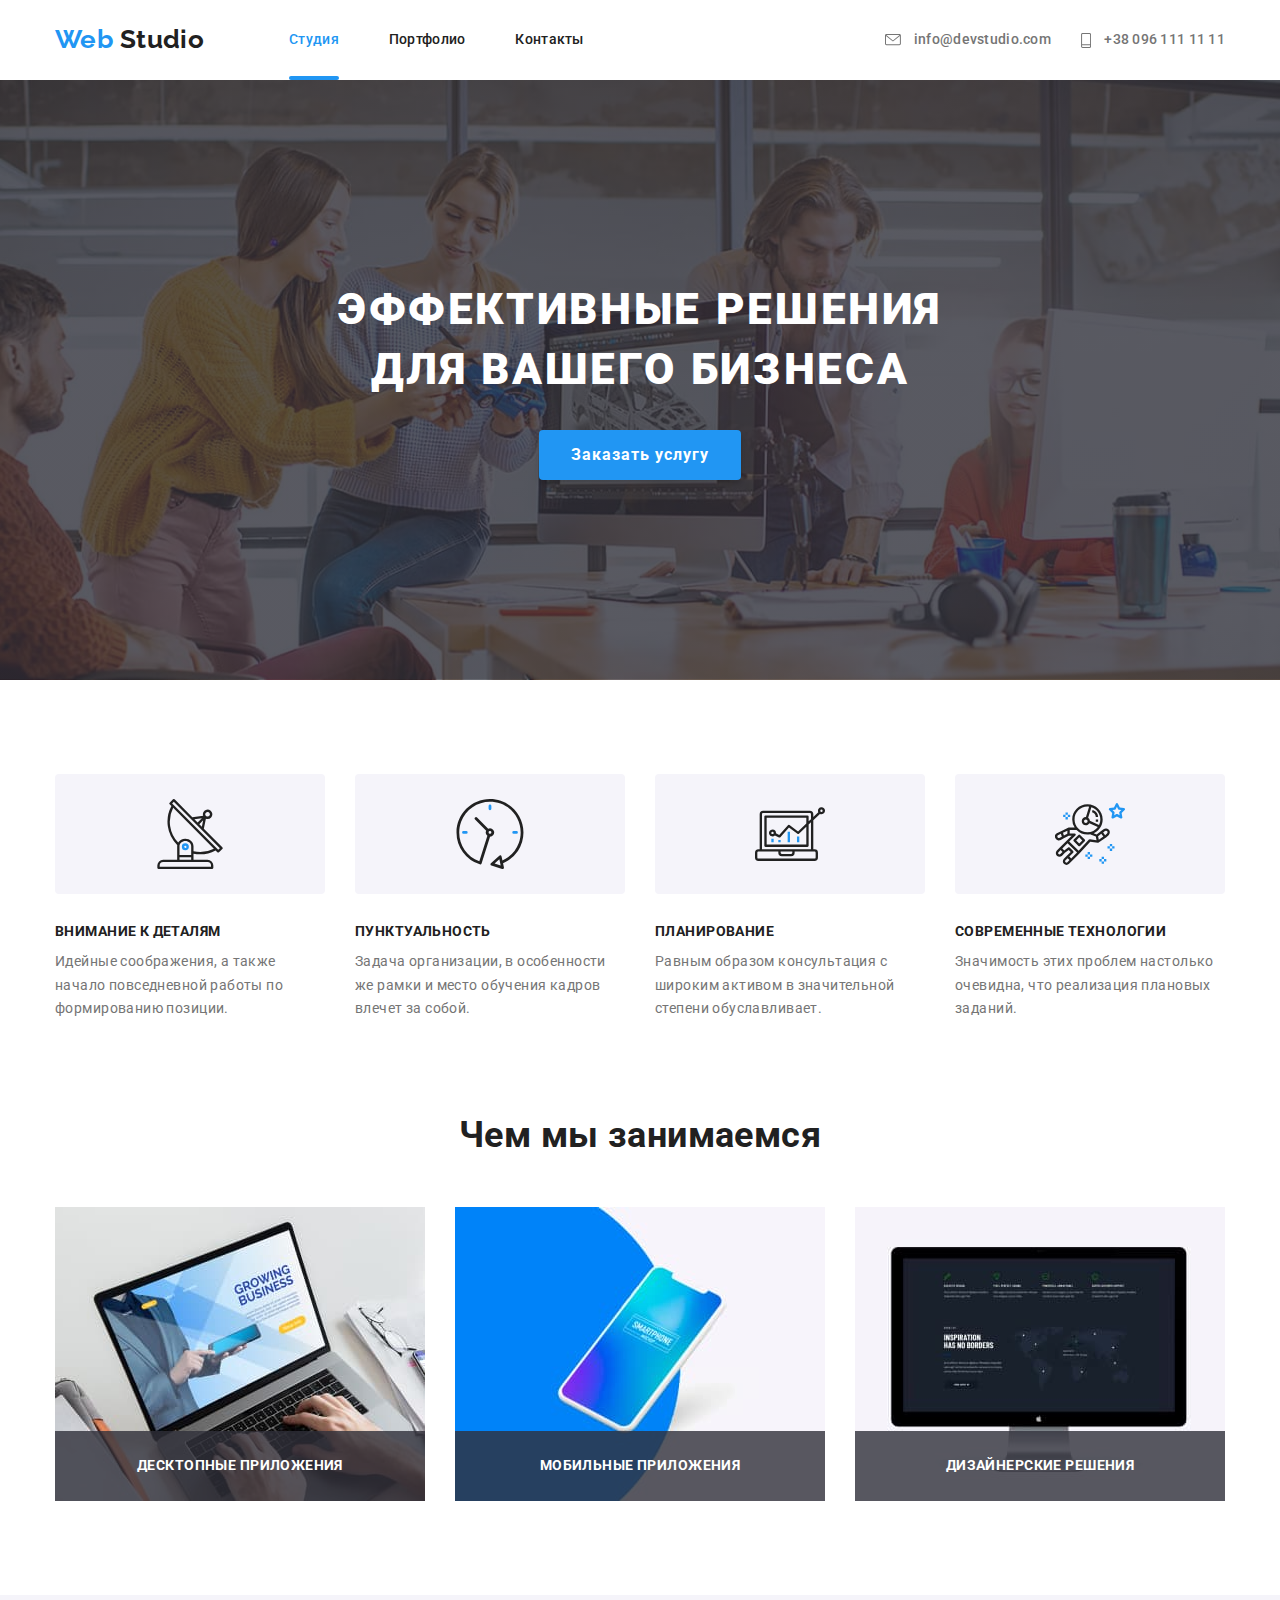
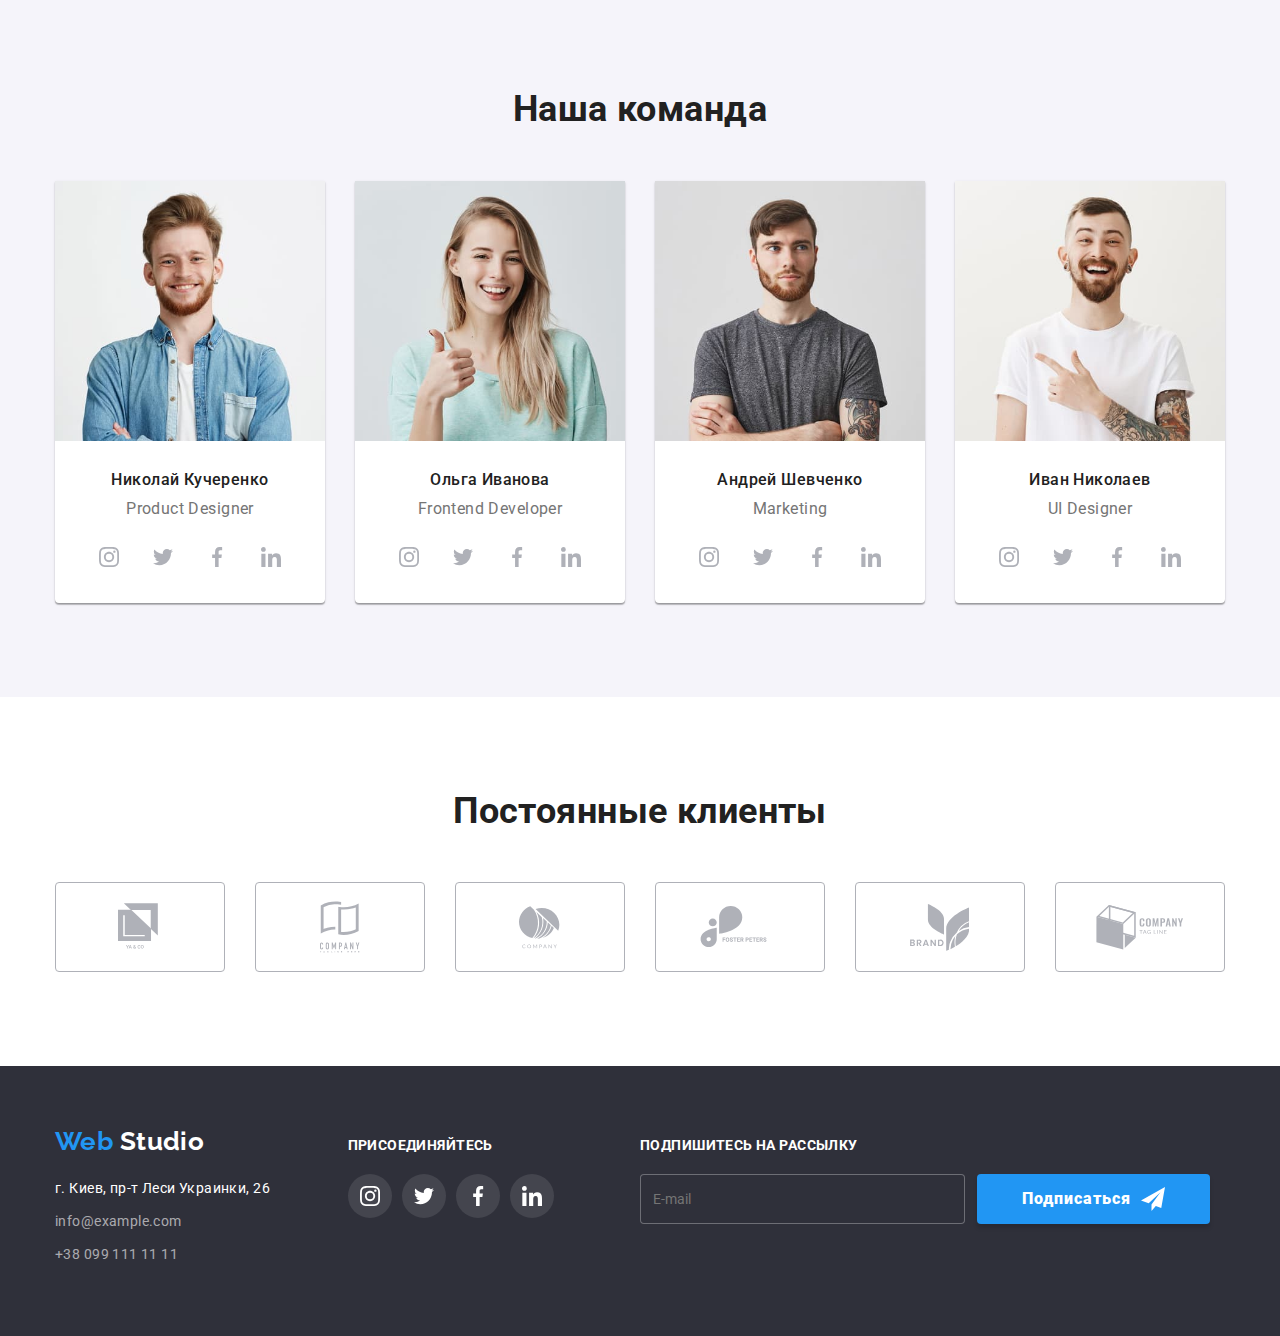
<file: index.html>
<!DOCTYPE html>
<html lang="ru">
  <head>
    <meta charset="UTF-8" />
    <meta name="viewport" content="width=device-width, initial-scale=1.0" />
    <link rel="shortcut icon" href="./images/favicon.ico" type="image/x-icon" />
    <link rel="stylesheet" href="./css/main.min.css" />
    <title>Web Studio</title>
  </head>
  <body>
    <!-- header -->
    <header class="header main">
      <div class="container header-menu">
        <nav class="header-nav">
          <a class="link logo" href="./index.html"> <span class="leiba">Web</span> Studio</a>
          <button type="button" class="menu-button" aria-expanded="false" aria-controls="menu-container" data-menu-button>
            <svg width="40" height="40" aria-label="Переключатель мобильного меню">
              <use class="icon-cross" href="./images/sprite.svg#cross"></use>
              <use class="icon-menu" href="./images/sprite.svg#menu"></use>
            </svg>
          </button>
          <div class="menu-container" id="menu-container" data-menu>
            <ul class="site-nav list">
              <li class="item">
                <a class="link current" href="./index.html">Студия</a>
              </li>
              <li class="item">
                <a class="link" href="./portfolio.html">Портфолио</a>
              </li>
              <li class="item">
                <a class="link" href="./contacts.html">Контакты</a>
              </li>
            </ul>
            <ul class="list contact-list">
              <li class="item">
                <a class="header-contact link" href="mailto:info@devstudio.com">
                  <svg class="icon" width="16" height="12">
                    <use href="./images/sprite.svg#mail"></use>
                  </svg>
                  info@devstudio.com</a
                >
              </li>
              <li class="item">
                <a class="header-contact link" href="tel:+380961111111">
                  <svg class="icon" width="10" height="15">
                    <use href="./images/sprite.svg#mobil"></use>
                  </svg>
                  +38 096 111 11 11</a
                >
              </li>
            </ul>
          </div>
        </nav>
      </div>
    </header>
    <!-- end header -->
    <main>
      <!-- hero -->
      <section class="hero overlay">
        <div class="container">
          <h1 class="hero-title">Эффективные решения для вашего бизнеса</h1>
          <a class="link botton" href="#" data-modal-open>Заказать услугу</a>
        </div>
      </section>
      <!-- end hero -->
      <!-- features -->
      <section class="section features">
        <div class="container underline">
          <h2 class="section-title visually-hidden">Наши особенности</h2>
          <ul class="list features-list">
            <li class="features-card">
              <div class="features-icon" aria-label="антена">
                <svg class="icon" width="70" height="70">
                  <use href="./images/sprite.svg#antenna"></use>
                </svg>
              </div>
              <h3 class="features-item">Внимание к деталям</h3>
              <p class="features-text">
                Идейные соображения, а также начало повседневной работы по формированию позиции.
              </p>
            </li>
            <li class="features-card">
              <div class="features-icon" aria-label="часы">
                <svg class="icon" width="70" height="70">
                  <use href="./images/sprite.svg#clock"></use>
                </svg>
              </div>
              <h3 class="features-item">Пунктуальность</h3>
              <p class="features-text">
                Задача организации, в особенности же рамки и место обучения кадров влечет за собой.
              </p>
            </li>
            <li class="features-card">
              <div class="features-icon" aria-label="диаграмма">
                <svg class="icon" width="70" height="70">
                  <use href="./images/sprite.svg#diagram"></use>
                </svg>
              </div>
              <h3 class="features-item">Планирование</h3>
              <p class="features-text">
                Равным образом консультация с широким активом в значительной степени обуславливает.
              </p>
            </li>
            <li class="features-card">
              <div class="features-icon" aria-label="астронафт">
                <svg class="icon" width="70" height="70">
                  <use href="./images/sprite.svg#astronaut"></use>
                </svg>
              </div>
              <h3 class="features-item">Современные технологии</h3>
              <p class="features-text">
                Значимость этих проблем настолько очевидна, что реализация плановых заданий.
              </p>
            </li>
          </ul>
        </div>
      </section>
      <!-- end features -->
      <!-- work -->
      <section class="section reviews">
        <div class="container">
          <h2 class="section-title">Чем мы занимаемся</h2>
          <ul class="list services-list">
            <li class="item services-card">
              <img srcset="./images/work1.jpg 1x, ./images/work1@2x.jpg 2x, ./images/work1@3x.jpg 3x" src="./images/work1.jpg" alt="компютер" width="370" height="294" />
              <h3 class="services">Десктопные приложения</h3>
            </li>
            <li class="item services-card">
              <img srcset="./images/work2.jpg 1x, ./images/work2@2x.jpg 2x, ./images/work2@3x.jpg 3x" src="./images/work2.jpg" alt="мобильный" width="370" height="294" />
              <h3 class="services">Мобильные приложения</h3>
            </li>
            <li class="item services-card">
              <img srcset="./images/work3.jpg 1x, ./images/work3@2x.jpg 2x, ./images/work3@3x.jpg 3x" src="./images/work3.jpg" alt="монитор" width="370" height="294" />
              <h3 class="services">Дизайнерские решения</h3>
            </li>
          </ul>
        </div>
      </section>
      <!-- end work -->
      <!-- team -->
      <section class="section team">
        <div class="container">
          <h2 class="section-title">Наша команда</h2>
          <ul class="list team-list">
            <li class="card-member">
              <img class="foto-member" srcset="./images/team1.jpg 1x, ./images/team1@2x.jpg 2x, ./images/team1@3x.jpg 3x" src="./images/team1.jpg" alt="Николай Кучеренко" width="450" height="320" />
              <h3 class="team-member">Николай Кучеренко</h3>
              <p class="position">Product Designer</p>
              <ul class="social-links list">
                <li class="item">
                  <a class="link" target="_blank" href="#" aria-label="Instagram link">
                    <svg class="icon" width="20" height="20">
                      <use href="./images/sprite.svg#instagram"></use>
                    </svg>
                  </a>
                </li>
                <li class="item">
                  <a class="link" target="_blank" href="#" aria-label="Twitter link">
                    <svg class="icon" width="20" height="20">
                      <use href="./images/sprite.svg#twitter"></use>
                    </svg>
                  </a>
                </li>
                <li class="item">
                  <a class="link" target="_blank" href="#" aria-label="Facebook link">
                    <svg class="icon" width="20" height="20">
                      <use href="./images/sprite.svg#facebook"></use>
                    </svg>
                  </a>
                </li>
                <li class="item">
                  <a class="link" target="_blank" href="#" aria-label="LinkedIn link">
                    <svg class="icon" width="20" height="20">
                      <use href="./images/sprite.svg#linkedin"></use>
                    </svg>
                  </a>
                </li>
              </ul>
            </li>
            <li class="card-member">
              <img class="foto-member" srcset="./images/team2.jpg 1x, ./images/team2@2x.jpg 2x, ./images/team2@3x.jpg 3x" src="./images/team2.jpg" alt="Ольга Иванова" width="450" height="320" />
              <h3 class="team-member">Ольга Иванова</h3>
              <p class="position">Frontend Developer</p>
              <ul class="social-links list">
                <li class="item">
                  <a class="link" target="_blank" href="#" aria-label="Instagram link">
                    <svg class="icon" width="20" height="20">
                      <use href="./images/sprite.svg#instagram"></use>
                    </svg>
                  </a>
                </li>
                <li class="item">
                  <a class="link" target="_blank" href="#" aria-label="Twitter link">
                    <svg class="icon" width="20" height="20">
                      <use href="./images/sprite.svg#twitter"></use>
                    </svg>
                  </a>
                </li>
                <li class="item">
                  <a class="link" target="_blank" href="#" aria-label="Facebook link">
                    <svg class="icon" width="20" height="20">
                      <use href="./images/sprite.svg#facebook"></use>
                    </svg>
                  </a>
                </li>
                <li class="item">
                  <a class="link" target="_blank" href="#" aria-label="LinkedIn link">
                    <svg class="icon" width="20" height="20">
                      <use href="./images/sprite.svg#linkedin"></use>
                    </svg>
                  </a>
                </li>
              </ul>
            </li>
            <li class="card-member">
              <img class="foto-member" srcset="./images/team3.jpg 1x, ./images/team3@2x.jpg 2x, ./images/team3@3x.jpg 3x" src="./images/team3.jpg" alt="Андрей Шевченко" width="450" height="320" />
              <h3 class="team-member">Андрей Шевченко</h3>
              <p class="position">Marketing</p>
              <ul class="social-links list">
                <li class="item">
                  <a class="link" target="_blank" href="#" aria-label="Instagram link">
                    <svg class="icon" width="20" height="20">
                      <use href="./images/sprite.svg#instagram"></use>
                    </svg>
                  </a>
                </li>
                <li class="item">
                  <a class="link" target="_blank" href="#" aria-label="Twitter link">
                    <svg class="icon" width="20" height="20">
                      <use href="./images/sprite.svg#twitter"></use>
                    </svg>
                  </a>
                </li>
                <li class="item">
                  <a class="link" target="_blank" href="#" aria-label="Facebook link">
                    <svg class="icon" width="20" height="20">
                      <use href="./images/sprite.svg#facebook"></use>
                    </svg>
                  </a>
                </li>
                <li class="item">
                  <a class="link" target="_blank" href="#" aria-label="LinkedIn link">
                    <svg class="icon" width="20" height="20">
                      <use href="./images/sprite.svg#linkedin"></use>
                    </svg>
                  </a>
                </li>
              </ul>
            </li>
            <li class="card-member">
              <img class="foto-member" srcset="./images/team4.jpg 1x, ./images/team4@2x.jpg 2x, ./images/team4@3x.jpg 3x" src="./images/team4.jpg" alt="Иван Николаев" width="450" height="320" />
              <h3 class="team-member">Иван Николаев</h3>
              <p class="position">UI Designer</p>
              <ul class="social-links list">
                <li class="item">
                  <a class="link" target="_blank" href="#" aria-label="Instagram link">
                    <svg class="icon" width="20" height="20">
                      <use href="./images/sprite.svg#instagram"></use>
                    </svg>
                  </a>
                </li>
                <li class="item">
                  <a class="link" target="_blank" href="#" aria-label="Twitter link">
                    <svg class="icon" width="20" height="20">
                      <use href="./images/sprite.svg#twitter"></use>
                    </svg>
                  </a>
                </li>
                <li class="item">
                  <a class="link" target="_blank" href="#" aria-label="Facebook link">
                    <svg class="icon" width="20" height="20">
                      <use href="./images/sprite.svg#facebook"></use>
                    </svg>
                  </a>
                </li>
                <li class="item">
                  <a class="link" target="_blank" href="#" aria-label="LinkedIn link">
                    <svg class="icon" width="20" height="20">
                      <use href="./images/sprite.svg#linkedin"></use>
                    </svg>
                  </a>
                </li>
              </ul>
            </li>
          </ul>
        </div>
      </section>
      <!-- end team -->
      <!-- clients -->
      <section class="section clients">
        <div class="container">
          <h2 class="section-title">Постоянные клиенты</h2>
          <ul class="list clients-list">
            <li class="item">
              <a class="link" target="_blank" href="#" aria-label="компания YA&CO">
                <svg class="icon" width="44" height="49">
                  <use href="./images/sprite.svg#logo_1"></use>
                </svg>
              </a>
            </li>
            <li class="item">
              <a class="link" target="_blank" href="#" aria-label="компания Tegline Here">
                <svg class="icon" width="40" height="52">
                  <use href="./images/sprite.svg#logo_2"></use>
                </svg>
              </a>
            </li>
            <li class="item">
              <a class="link" target="_blank" href="#" aria-label="компания">
                <svg class="icon" width="41" height="43">
                  <use href="./images/sprite.svg#logo_3"></use>
                </svg>
              </a>
            </li>
            <li class="item">
              <a class="link" target="_blank" href="#" aria-label="компания Foster Peters">
                <svg class="icon" width="80" height="42">
                  <use href="./images/sprite.svg#logo_4"></use>
                </svg>
              </a>
            </li>
            <li class="item">
              <a class="link" target="_blank" href="#" aria-label="компания Brand">
                <svg class="icon" width="59" height="47">
                  <use href="./images/sprite.svg#logo_5"></use>
                </svg>
              </a>
            </li>
            <li class="item">
              <a class="link" target="_blank" href="#" aria-label="компания Tag line">
                <svg class="icon" width="88" height="45">
                  <use href="./images/sprite.svg#logo_6"></use>
                </svg>
              </a>
            </li>
          </ul>
        </div>
      </section>
      <!-- end clients -->
    </main>
    <!-- footer -->
    <footer class="footer">
      <div class="container">
        <div class="footer-info">
          <div class="address-link-block">
            <div class="address-block">
              <a class="logo link" href="./index.html"> <span class="leiba">Web</span> Studio</a>
              <address>
                <ul class="list address">
                  <li>
                    <p class="map-address">г. Киев, пр-т Леси Украинки, 26</p>
                  </li>
                  <li>
                    <a class="footer-contact link" href="mailto:info@example.com">info@example.com</a>
                  </li>
                  <li>
                    <a class="footer-contact link" href="tel:+380961111111">+38 099 111 11 11</a>
                  </li>
                </ul>
              </address>
            </div>
            <div class="links-block">
              <b class="exhortation">Присоединяйтесь</b>
              <ul class="our social-links list">
                <li class="item">
                  <a class="link" target="_blank" href="#" aria-label="Instagram link">
                    <svg class="icon" width="20" height="20">
                      <use href="./images/sprite.svg#instagram"></use>
                    </svg>
                  </a>
                </li>
                <li class="item">
                  <a class="link" target="_blank" href="#" aria-label="Twitter link">
                    <svg class="icon" width="20" height="20">
                      <use href="./images/sprite.svg#twitter"></use>
                    </svg>
                  </a>
                </li>
                <li class="item">
                  <a class="link" target="_blank" href="#" aria-label="Facebook link">
                    <svg class="icon" width="20" height="20">
                      <use href="./images/sprite.svg#facebook"></use>
                    </svg>
                  </a>
                </li>
                <li class="item">
                  <a class="link" target="_blank" href="#" aria-label="LinkedIn link">
                    <svg class="icon" width="20" height="20">
                      <use href="./images/sprite.svg#linkedin"></use>
                    </svg>
                  </a>
                </li>
              </ul>
            </div>
          </div>
          <div class="exhortation-block">
            <b class="exhortation">Подпишитесь на рассылку</b>
            <form class="footer-form js-speaker-form">
              <input class="input" type="email" placeholder="E-mail" />
              <button type="submit" class="botton sign">
                Подписаться
                <svg class="icon" width="24" height="24">
                  <use href="./images/sprite.svg#icon_send"></use>
                </svg>
              </button>
            </form>
          </div>
        </div>
      </div>
    </footer>
    <!-- end footer -->
    <!-- MODAL -->
    <div class="backdrop is-hidden" data-modal>
      <div class="modal">
        <b class="title">Оставьте свои данные, мы вам перезвоним</b>
        <form class="js-speaker-form">
          <div class="form-field">
            <input class="form-input" type="text" name="name" id="name" placeholder=" " />
            <label class="form-label" for="name">Имя</label>
            <svg class="form-icon" width="18" height="18">
              <use href="./images/sprite.svg#person"></use>
            </svg>
          </div>
          <div class="form-field">
            <input class="form-input" type="tel" name="tel" id="tel" placeholder=" " />
            <label class="form-label" for="tel">Телефон</label>
            <svg class="form-icon" width="18" height="18">
              <use href="./images/sprite.svg#phone"></use>
            </svg>
          </div>
          <div class="form-field">
            <input class="form-input" type="email" name="mail" id="mail" placeholder=" " />
            <label class="form-label" for="mail">Почта</label>
            <svg class="form-icon" width="18" height="18">
              <use href="./images/sprite.svg#email"></use>
            </svg>
          </div>
          <div class="form-field">
            <textarea class="comment" name="comment" placeholder="Комментарий"></textarea>
          </div>
          <div class="form-field checkbox-field">
            <label class="checkbox-label">
              <input class="checkbox visually-hidden" type="checkbox" name="policy" />
              <span class="checkbox-icon"></span>
              <span class="checkbox-text">Соглашаюсь с рассылкой и принимаю</span>
            </label>
            <a class="contract" target="_blank" href="#">Условия договора</a>
          </div>
          <button class="botton form-botton" type="submit">Отправить</button>
        </form>
        <button class="close" data-modal-close>
          <svg class="icon" width="18" height="18">
            <use href="./images/sprite.svg#close"></use>
          </svg>
        </button>
      </div>
    </div>
    <!-- end MODAL -->
    <script src="./js/menu.js"></script>
    <script src="./js/modal.js"></script>
    <!-- <script src="./js/form.js"></script> -->
  </body>
</html>
</file>
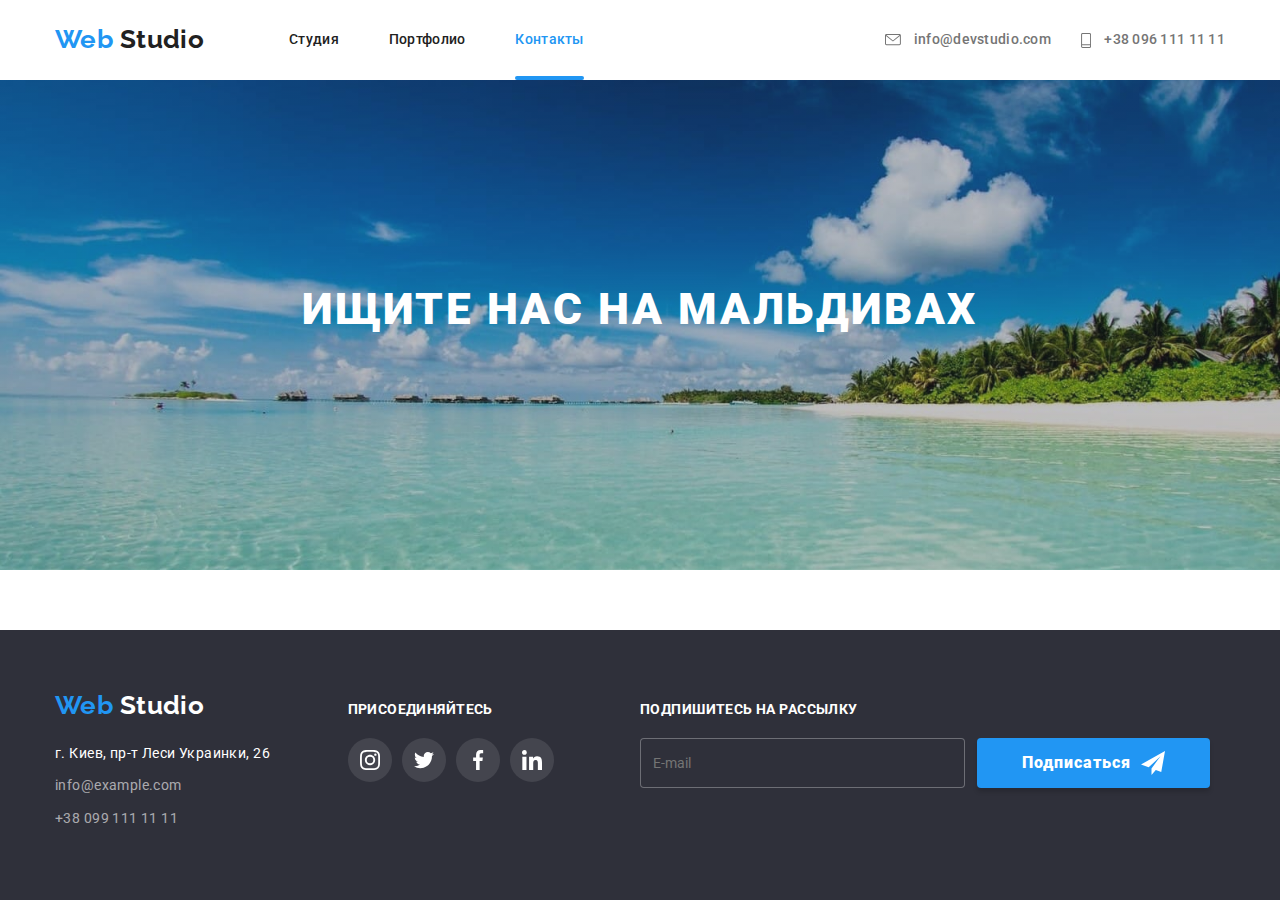
<file: contacts.html>
<!DOCTYPE html>
<html lang="ru">
  <head>
    <meta charset="UTF-8" />
    <meta name="viewport" content="width=device-width, initial-scale=1.0" />
    <link rel="shortcut icon" href="./images/favicon.ico" type="image/x-icon" />
    <link rel="stylesheet" href="./css/main.min.css" />
    <title>Web Studio</title>
  </head>

  <body>
    <!-- header -->
    <header class="header main">
      <div class="container header-menu">
        <nav class="header-nav">
          <a class="link logo" href="./index.html"> <span class="leiba">Web</span> Studio</a>
          <button type="button" class="menu-button" aria-expanded="false" aria-controls="menu-container" data-menu-button>
            <svg width="40" height="40" aria-label="Переключатель мобильного меню">
              <use class="icon-cross" href="./images/sprite.svg#cross"></use>
              <use class="icon-menu" href="./images/sprite.svg#menu"></use>
            </svg>
          </button>
          <div class="menu-container" id="menu-container" data-menu>
            <ul class="site-nav list">
              <li class="item">
                <a class="link" href="./index.html">Студия</a>
              </li>
              <li class="item">
                <a class="link" href="./portfolio.html">Портфолио</a>
              </li>
              <li class="item">
                <a class="link current" href="./contacts.html">Контакты</a>
              </li>
            </ul>
            <ul class="list contact-list">
              <li class="item">
                <a class="header-contact link" href="mailto:info@devstudio.com">
                  <svg class="icon" width="16" height="12">
                    <use href="./images/sprite.svg#mail"></use>
                  </svg>
                  info@devstudio.com</a
                >
              </li>
              <li class="item">
                <a class="header-contact link" href="tel:+380961111111">
                  <svg class="icon" width="10" height="15">
                    <use href="./images/sprite.svg#mobil"></use>
                  </svg>
                  +38 096 111 11 11</a
                >
              </li>
            </ul>
          </div>
        </nav>
      </div>
    </header>
    <!-- end header -->
    <main>
      <section class="hero overlay maldives">
        <div class="container">
          <h1 class="hero-title">Ищите нас на Мальдивах</h1>
        </div>
      </section>
    </main>
    <!-- footer -->
    <footer class="footer">
      <div class="container">
        <div class="footer-info">
          <div class="address-link-block">
            <div class="address-block">
              <a class="logo link" href="./index.html"> <span class="leiba">Web</span> Studio</a>
              <address>
                <ul class="list address">
                  <li>
                    <p class="map-address">г. Киев, пр-т Леси Украинки, 26</p>
                  </li>
                  <li>
                    <a class="footer-contact link" href="mailto:info@example.com">info@example.com</a>
                  </li>
                  <li>
                    <a class="footer-contact link" href="tel:+380961111111">+38 099 111 11 11</a>
                  </li>
                </ul>
              </address>
            </div>
            <div class="links-block">
              <b class="exhortation">Присоединяйтесь</b>
              <ul class="our social-links list">
                <li class="item">
                  <a class="link" target="_blank" href="#" aria-label="Instagram link">
                    <svg class="icon" width="20" height="20">
                      <use href="./images/sprite.svg#instagram"></use>
                    </svg>
                  </a>
                </li>
                <li class="item">
                  <a class="link" target="_blank" href="#" aria-label="Twitter link">
                    <svg class="icon" width="20" height="20">
                      <use href="./images/sprite.svg#twitter"></use>
                    </svg>
                  </a>
                </li>
                <li class="item">
                  <a class="link" target="_blank" href="#" aria-label="Facebook link">
                    <svg class="icon" width="20" height="20">
                      <use href="./images/sprite.svg#facebook"></use>
                    </svg>
                  </a>
                </li>
                <li class="item">
                  <a class="link" target="_blank" href="#" aria-label="LinkedIn link">
                    <svg class="icon" width="20" height="20">
                      <use href="./images/sprite.svg#linkedin"></use>
                    </svg>
                  </a>
                </li>
              </ul>
            </div>
          </div>
          <div class="exhortation-block">
            <b class="exhortation">Подпишитесь на рассылку</b>
            <form class="footer-form js-speaker-form">
              <input class="input" type="email" placeholder="E-mail" />
              <button type="submit" class="botton sign">
                Подписаться
                <svg class="icon" width="24" height="24">
                  <use href="./images/sprite.svg#icon_send"></use>
                </svg>
              </button>
            </form>
          </div>
        </div>
      </div>
    </footer>
    <!-- end footer -->
    <script src="./js/menu.js"></script>
    <!-- <script src="./js/form.js"></script> -->
  </body>
</html>
</file>
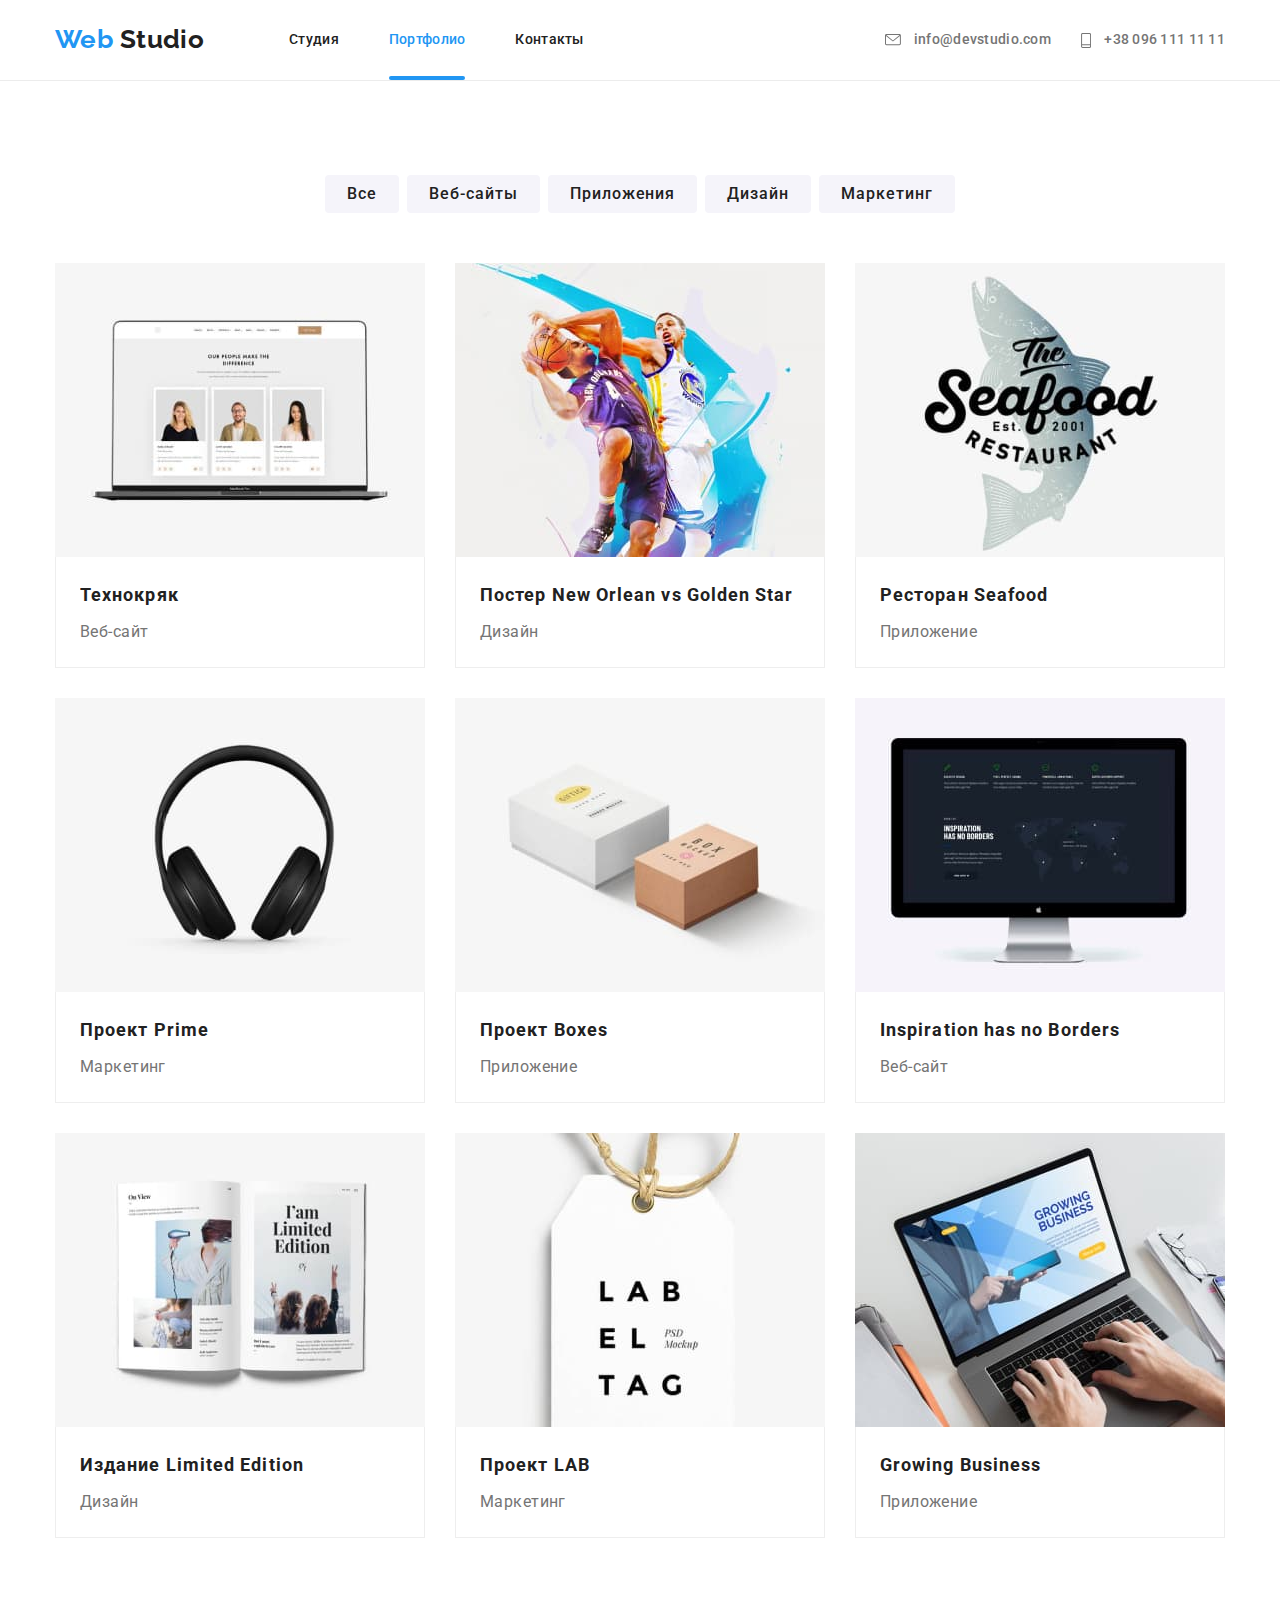
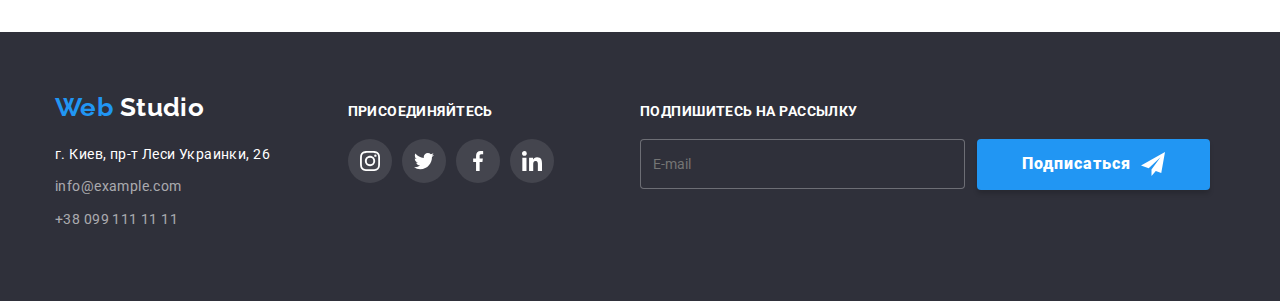
<file: portfolio.html>
<!DOCTYPE html>
<html lang="ru">
  <head>
    <meta charset="UTF-8" />
    <meta name="viewport" content="width=device-width, initial-scale=1.0" />
    <link rel="shortcut icon" href="./images/favicon.ico" type="image/x-icon" />
    <link rel="stylesheet" href="./css/main.min.css" />
    <title>Web Studio</title>
  </head>
  <body>
    <!-- header -->
    <header class="header">
      <div class="container header-menu">
        <nav class="header-nav">
          <a class="link logo" href="./index.html"> <span class="leiba">Web</span> Studio</a>
          <button type="button" class="menu-button" aria-expanded="false" aria-controls="menu-container" data-menu-button>
            <svg width="40" height="40" aria-label="Переключатель мобильного меню">
              <use class="icon-cross" href="./images/sprite.svg#cross"></use>
              <use class="icon-menu" href="./images/sprite.svg#menu"></use>
            </svg>
          </button>
          <div class="menu-container" id="menu-container" data-menu>
            <ul class="site-nav list">
              <li class="item">
                <a class="link" href="./index.html">Студия</a>
              </li>
              <li class="item">
                <a class="link current" href="./portfolio.html">Портфолио</a>
              </li>
              <li class="item">
                <a class="link" href="./contacts.html">Контакты</a>
              </li>
            </ul>
            <ul class="list contact-list">
              <li class="item">
                <a class="header-contact link" href="mailto:info@devstudio.com">
                  <svg class="icon" width="16" height="12">
                    <use href="./images/sprite.svg#mail"></use>
                  </svg>
                  info@devstudio.com</a
                >
              </li>
              <li class="item">
                <a class="header-contact link" href="tel:+380961111111">
                  <svg class="icon" width="10" height="15">
                    <use href="./images/sprite.svg#mobil"></use>
                  </svg>
                  +38 096 111 11 11</a
                >
              </li>
            </ul>
          </div>
        </nav>
      </div>
    </header>
    <!-- end header -->
    <main>
      <section class="section portfolio">
        <div class="container">
          <h1 class="section-title visually-hidden">Наши работы</h1>
          <ul class="list filter js-filter">
            <li class="item"><button class="botton" id="filt-all">Все</button></li>
            <li class="item"><button class="botton" id="filt-web">Веб-сайты</button></li>
            <li class="item"><button class="botton" id="filt-widg">Приложения</button></li>
            <li class="item"><button class="botton" id="filt-design">Дизайн</button></li>
            <li class="item"><button class="botton" id="filt-mark">Маркетинг</button></li>
          </ul>
          <ul class="list examples-portfolio">
            <li class="item portfolio-card type-web">
              <a class="link" target="_blank" href="">
                <div class="info-card">
                  <img
                    class="portfolio-foto"
                    srcset="./images/portfolio/portfolio1.jpg 1x, ./images/portfolio/portfolio1@2x.jpg 2x, ./images/portfolio/portfolio1@3x.jpg 3x"
                    src="./images/portfolio/portfolio1.jpg"
                    alt="Ноутбук"
                    width="450"
                    height="294"
                  />
                  <p class="portfolio-text">
                    Технокряк это современная площадка распространения коронавируса. Компании используют эту платформу для цифрового шпионажа и атак на защищённые сервера конкурентов.
                  </p>
                </div>
                <div class="portfolio-content">
                  <h2 class="portfolio-title">Технокряк</h2>
                  <p class="portfolio-direction">Веб-сайт</p>
                </div>
              </a>
            </li>
            <li class="item portfolio-card type-design">
              <a class="link" target="_blank" href="">
                <div class="info-card">
                  <img
                    class="portfolio-foto"
                    srcset="./images/portfolio/portfolio2.jpg 1x, ./images/portfolio/portfolio2@2x.jpg 2x, ./images/portfolio/portfolio2@3x.jpg 3x"
                    src="./images/portfolio/portfolio2.jpg"
                    alt="спортсмены"
                    width="450"
                    height="294"
                  />
                  <p class="portfolio-text">
                    Технокряк это современная площадка распространения коронавируса. Компании используют эту платформу для цифрового шпионажа и атак на защищённые сервера конкурентов.
                  </p>
                </div>
                <div class="portfolio-content">
                  <h2 class="portfolio-title">Постер New Orlean vs Golden Star</h2>
                  <p class="portfolio-direction">Дизайн</p>
                </div>
              </a>
            </li>
            <li class="item portfolio-card type-widg">
              <a class="link" target="_blank" href="">
                <div class="info-card">
                  <img
                    class="portfolio-foto"
                    srcset="./images/portfolio/portfolio3.jpg 1x, ./images/portfolio/portfolio3@2x.jpg 2x, ./images/portfolio/portfolio3@3x.jpg 3x"
                    src="./images/portfolio/portfolio3.jpg"
                    alt="Логотип ресторана"
                    width="450"
                    height="294"
                  />
                  <p class="portfolio-text">
                    Технокряк это современная площадка распространения коронавируса. Компании используют эту платформу для цифрового шпионажа и атак на защищённые сервера конкурентов.
                  </p>
                </div>
                <div class="portfolio-content">
                  <h2 class="portfolio-title">Ресторан Seafood</h2>
                  <p class="portfolio-direction">Приложение</p>
                </div>
              </a>
            </li>
            <li class="item portfolio-card type-mark">
              <a class="link" target="_blank" href="">
                <div class="info-card">
                  <img
                    class="portfolio-foto"
                    srcset="./images/portfolio/portfolio4.jpg 1x, ./images/portfolio/portfolio4@2x.jpg 2x, ./images/portfolio/portfolio4@3x.jpg 3x"
                    src="./images/portfolio/portfolio4.jpg"
                    alt="Наушники"
                    width="450"
                    height="294"
                  />
                  <p class="portfolio-text">
                    Технокряк это современная площадка распространения коронавируса. Компании используют эту платформу для цифрового шпионажа и атак на защищённые сервера конкурентов.
                  </p>
                </div>
                <div class="portfolio-content">
                  <h2 class="portfolio-title">Проект Prime</h2>
                  <p class="portfolio-direction">Маркетинг</p>
                </div>
              </a>
            </li>
            <li class="item portfolio-card type-widg">
              <a class="link" target="_blank" href="">
                <div class="info-card">
                  <img
                    class="portfolio-foto"
                    srcset="./images/portfolio/portfolio5.jpg 1x, ./images/portfolio/portfolio5@2x.jpg 2x, ./images/portfolio/portfolio5@3x.jpg 3x"
                    src="./images/portfolio/portfolio5.jpg"
                    alt="Коробки"
                    width="450"
                    height="294"
                  />
                  <p class="portfolio-text">
                    Технокряк это современная площадка распространения коронавируса. Компании используют эту платформу для цифрового шпионажа и атак на защищённые сервера конкурентов.
                  </p>
                </div>
                <div class="portfolio-content">
                  <h2 class="portfolio-title">Проект Boxes</h2>
                  <p class="portfolio-direction">Приложение</p>
                </div>
              </a>
            </li>
            <li class="item portfolio-card type-web">
              <a class="link" target="_blank" href="">
                <div class="info-card">
                  <img
                    class="portfolio-foto"
                    srcset="./images/portfolio/portfolio6.jpg 1x, ./images/portfolio/portfolio6@2x.jpg 2x, ./images/portfolio/portfolio6@3x.jpg 3x"
                    src="./images/portfolio/portfolio6.jpg"
                    alt="Монитор"
                    width="450"
                    height="294"
                  />
                  <p class="portfolio-text">
                    Технокряк это современная площадка распространения коронавируса. Компании используют эту платформу для цифрового шпионажа и атак на защищённые сервера конкурентов.
                  </p>
                </div>
                <div class="portfolio-content">
                  <h2 class="portfolio-title">Inspiration has no Borders</h2>
                  <p class="portfolio-direction">Веб-сайт</p>
                </div>
              </a>
            </li>
            <li class="item portfolio-card type-design">
              <a class="link" target="_blank" href="">
                <div class="info-card">
                  <img
                    class="portfolio-foto"
                    srcset="./images/portfolio/portfolio7.jpg 1x, ./images/portfolio/portfolio7@2x.jpg 2x, ./images/portfolio/portfolio7@3x.jpg 3x"
                    src="./images/portfolio/portfolio7.jpg"
                    alt="Книга"
                    width="450"
                    height="294"
                  />
                  <p class="portfolio-text">
                    Технокряк это современная площадка распространения коронавируса. Компании используют эту платформу для цифрового шпионажа и атак на защищённые сервера конкурентов.
                  </p>
                </div>
                <div class="portfolio-content">
                  <h2 class="portfolio-title">Издание Limited Edition</h2>
                  <p class="portfolio-direction">Дизайн</p>
                </div>
              </a>
            </li>
            <li class="item portfolio-card type-mark">
              <a class="link" target="_blank" href="">
                <div class="info-card">
                  <img
                    class="portfolio-foto"
                    srcset="./images/portfolio/portfolio8.jpg 1x, ./images/portfolio/portfolio8@2x.jpg 2x, ./images/portfolio/portfolio8@3x.jpg 3x"
                    src="./images/portfolio/portfolio8.jpg"
                    alt="Этикетка"
                    width="450"
                    height="294"
                  />
                  <p class="portfolio-text">
                    Технокряк это современная площадка распространения коронавируса. Компании используют эту платформу для цифрового шпионажа и атак на защищённые сервера конкурентов.
                  </p>
                </div>
                <div class="portfolio-content">
                  <h2 class="portfolio-title">Проект LAB</h2>
                  <p class="portfolio-direction">Маркетинг</p>
                </div>
              </a>
            </li>
            <li class="item portfolio-card type-widg">
              <a class="link" target="_blank" href="">
                <div class="info-card">
                  <img
                    class="portfolio-foto"
                    srcset="./images/portfolio/portfolio9.jpg 1x, ./images/portfolio/portfolio9@2x.jpg 2x, ./images/portfolio/portfolio9@3x.jpg 3x"
                    src="./images/portfolio/portfolio9.jpg"
                    alt="Ноутбук"
                    width="450"
                    height="294"
                  />
                  <p class="portfolio-text">
                    Технокряк это современная площадка распространения коронавируса. Компании используют эту платформу для цифрового шпионажа и атак на защищённые сервера конкурентов.
                  </p>
                </div>
                <div class="portfolio-content">
                  <h2 class="portfolio-title">Growing Business</h2>
                  <p class="portfolio-direction">Приложение</p>
                </div>
              </a>
            </li>
          </ul>
        </div>
      </section>
    </main>
    <!-- footer -->
    <footer class="footer">
      <div class="container">
        <div class="footer-info">
          <div class="address-link-block">
            <div class="address-block">
              <a class="logo link" href="./index.html"> <span class="leiba">Web</span> Studio</a>
              <address>
                <ul class="list address">
                  <li>
                    <p class="map-address">г. Киев, пр-т Леси Украинки, 26</p>
                  </li>
                  <li>
                    <a class="footer-contact link" href="mailto:info@example.com">info@example.com</a>
                  </li>
                  <li>
                    <a class="footer-contact link" href="tel:+380961111111">+38 099 111 11 11</a>
                  </li>
                </ul>
              </address>
            </div>
            <div class="links-block">
              <b class="exhortation">Присоединяйтесь</b>
              <ul class="our social-links list">
                <li class="item">
                  <a class="link" target="_blank" href="#" aria-label="Instagram link">
                    <svg class="icon" width="20" height="20">
                      <use href="./images/sprite.svg#instagram"></use>
                    </svg>
                  </a>
                </li>
                <li class="item">
                  <a class="link" target="_blank" href="#" aria-label="Twitter link">
                    <svg class="icon" width="20" height="20">
                      <use href="./images/sprite.svg#twitter"></use>
                    </svg>
                  </a>
                </li>
                <li class="item">
                  <a class="link" target="_blank" href="#" aria-label="Facebook link">
                    <svg class="icon" width="20" height="20">
                      <use href="./images/sprite.svg#facebook"></use>
                    </svg>
                  </a>
                </li>
                <li class="item">
                  <a class="link" target="_blank" href="#" aria-label="LinkedIn link">
                    <svg class="icon" width="20" height="20">
                      <use href="./images/sprite.svg#linkedin"></use>
                    </svg>
                  </a>
                </li>
              </ul>
            </div>
          </div>
          <div class="exhortation-block">
            <b class="exhortation">Подпишитесь на рассылку</b>
            <form class="footer-form js-speaker-form">
              <input class="input" type="email" placeholder="E-mail" />
              <button type="submit" class="botton sign">
                Подписаться
                <svg class="icon" width="24" height="24">
                  <use href="./images/sprite.svg#icon_send"></use>
                </svg>
              </button>
            </form>
          </div>
        </div>
      </div>
    </footer>
    <!-- end footer -->
    <script src="./js/menu.js"></script>
    <script src="./js/filter.js"></script>
    <!-- <script src="./js/form.js"></script> -->
  </body>
</html>
</file>
<file: css/main.min.css>
@import url("https://fonts.googleapis.com/css2?family=Raleway:wght@700&family=Roboto:wght@400;500;700;900&display=swap");.portfolio-content .portfolio-title{overflow:hidden;text-overflow:ellipsis;white-space:nowrap}/*! modern-normalize v0.6.0 | MIT License | https://github.com/sindresorhus/modern-normalize */*,*::before,*::after{-webkit-box-sizing:border-box;box-sizing:border-box}:root{-moz-tab-size:4;-o-tab-size:4;tab-size:4}html{line-height:1.15;-webkit-text-size-adjust:100%}body{margin:0}body{font-family:system-ui,-apple-system,"Segoe UI",Roboto,Helvetica,Arial,sans-serif,"Apple Color Emoji","Segoe UI Emoji"}hr{height:0}abbr[title]{-webkit-text-decoration:underline dotted;text-decoration:underline dotted}b,strong{font-weight:bolder}code,kbd,samp,pre{font-family:SFMono-Regular, Consolas, 'Liberation Mono', Menlo, monospace;font-size:1em}small{font-size:80%}sub,sup{font-size:75%;line-height:0;position:relative;vertical-align:baseline}sub{bottom:-0.25em}sup{top:-0.5em}button,input,optgroup,select,textarea{font-family:inherit;font-size:100%;line-height:1.15;margin:0}button,select{text-transform:none}button,[type='button'],[type='reset'],[type='submit']{-webkit-appearance:button}button::-moz-focus-inner,[type='button']::-moz-focus-inner,[type='reset']::-moz-focus-inner,[type='submit']::-moz-focus-inner{border-style:none;padding:0}button:-moz-focusring,[type='button']:-moz-focusring,[type='reset']:-moz-focusring,[type='submit']:-moz-focusring{outline:1px dotted ButtonText}fieldset{padding:0.35em 0.75em 0.625em}legend{padding:0}progress{vertical-align:baseline}[type='number']::-webkit-inner-spin-button,[type='number']::-webkit-outer-spin-button{height:auto}[type='search']{-webkit-appearance:textfield;outline-offset:-2px}[type='search']::-webkit-search-decoration{-webkit-appearance:none}::-webkit-file-upload-button{-webkit-appearance:button;font:inherit}summary{display:list-item}body{color:#757575;background-color:#fff;font-family:Roboto, sans-serif;font-size:14px;letter-spacing:0.03em;min-height:100vh;display:-webkit-box;display:-ms-flexbox;display:flex;-webkit-box-orient:vertical;-webkit-box-direction:normal;-ms-flex-direction:column;flex-direction:column}body.modal-open{overflow:hidden}.section{padding-top:60px;padding-bottom:60px}@media screen and (min-width: 1200px){.section{padding-top:94px;padding-bottom:94px}}.section-title{color:#212121;font-size:28px;font-weight:700;line-height:1.18;text-align:center;margin-top:0;margin-bottom:30px}@media screen and (min-width: 1200px){.section-title{font-size:36px;line-height:1.16;margin-bottom:50px}}img{display:block;max-width:100%;height:auto}.container{margin-left:auto;margin-right:auto;padding-left:15px;padding-right:15px}@media screen and (min-width: 480px){.container{width:480px}}@media screen and (min-width: 768px){.container{width:768px}}@media screen and (min-width: 1200px){.container{width:1200px}}.list{list-style:none;padding:0;margin:0}.link{text-decoration:none;display:block}.visually-hidden{position:absolute;width:1px;height:1px;margin:-1px;border:0;padding:0;clip:rect(0 0 0 0);overflow:hidden}.botton{color:#fff;background-color:#2196f3;font-weight:700;font-size:16px;line-height:1.88;letter-spacing:0.06em;display:inline-block;padding:10px 32px;border-radius:4px;border:none;-webkit-box-shadow:0px 4px 4px rgba(0,0,0,0.15);box-shadow:0px 4px 4px rgba(0,0,0,0.15);-webkit-transition:all 250ms cubic-bezier(0.4, 0, 0.2, 1);transition:all 250ms cubic-bezier(0.4, 0, 0.2, 1)}.botton:hover,.botton:focus{background-color:#fff;color:#2196f3;outline-color:#2196f3}.social-links{display:-webkit-box;display:-ms-flexbox;display:flex;-webkit-box-pack:center;-ms-flex-pack:center;justify-content:center}.social-links .link{width:44px;height:44px;display:-webkit-box;display:-ms-flexbox;display:flex;-webkit-box-pack:center;-ms-flex-pack:center;justify-content:center;-webkit-box-align:center;-ms-flex-align:center;align-items:center;border-radius:50%;-webkit-transition:all 250ms cubic-bezier(0.4, 0, 0.2, 1);transition:all 250ms cubic-bezier(0.4, 0, 0.2, 1)}.social-links .item:not(:last-child){margin-right:10px}.social-links .icon{fill:#afb1b8;-webkit-transition:all 250ms cubic-bezier(0.4, 0, 0.2, 1);transition:all 250ms cubic-bezier(0.4, 0, 0.2, 1)}.social-links .link:hover,.social-links .link:focus{background-color:#2196f3}.social-links .link:hover .icon,.social-links .link:focus .icon{fill:#fff}.header{border-bottom:1px solid #ececec}@media screen and (max-width: 767px){.header{position:fixed;z-index:9;top:0;left:0;width:100%;background-color:#fff}}.header.main{border-bottom:none;-webkit-box-shadow:0px 1px 1px rgba(0,0,0,0.12);box-shadow:0px 1px 1px rgba(0,0,0,0.12)}.header-nav{display:-webkit-box;display:-ms-flexbox;display:flex;-webkit-box-align:center;-ms-flex-align:center;align-items:center}@media screen and (max-width: 1199px){.header-nav{-webkit-box-pack:justify;-ms-flex-pack:justify;justify-content:space-between}}.menu-button{display:-webkit-inline-box;display:-ms-inline-flexbox;display:inline-flex;margin:0;padding:0;border:none;background-color:transparent;outline:transparent;-webkit-transition:all 250ms cubic-bezier(0.4, 0, 0.2, 1);transition:all 250ms cubic-bezier(0.4, 0, 0.2, 1)}.menu-button:hover{fill:#2196f3}@media screen and (min-width: 768px){.menu-button{display:none}}.menu-button .icon-cross{display:none}.menu-button.is-open .icon-cross{display:block}.menu-button.is-open .icon-menu{display:none}.menu-container{-webkit-transition:all 250ms cubic-bezier(0.4, 0, 0.2, 1);transition:all 250ms cubic-bezier(0.4, 0, 0.2, 1)}@media screen and (max-width: 767px){.menu-container{display:none;position:absolute;top:100%;left:0;width:100%;background-color:#fff;-webkit-box-shadow:0px 1px 3px rgba(0,0,0,0.16),0px 2px 4px rgba(0,0,0,0.08),0px 4px 8px rgba(0,0,0,0.04);box-shadow:0px 1px 3px rgba(0,0,0,0.16),0px 2px 4px rgba(0,0,0,0.08),0px 4px 8px rgba(0,0,0,0.04);padding:60px 0;text-align:center}.menu-container.is-open{display:block}}@media screen and (min-width: 768px){.menu-container{display:-webkit-box;display:-ms-flexbox;display:flex;margin-left:81px;-webkit-box-pack:justify;-ms-flex-pack:justify;justify-content:space-between;-webkit-box-flex:1;-ms-flex-positive:1;flex-grow:1}}@media screen and (min-width: 1200px){.menu-container{margin-left:85px}}@media screen and (max-width: 767px){.site-nav{margin-bottom:60px}.site-nav .item:not(:last-child){margin-bottom:40px}}@media screen and (min-width: 768px){.site-nav{display:-webkit-box;display:-ms-flexbox;display:flex}.site-nav .item:not(:last-child){margin-right:50px}}.site-nav .link{position:relative;display:inline-block;color:#212121;font-size:18px;font-weight:500;line-height:1.16;letter-spacing:0.02em;-webkit-transition:all 250ms cubic-bezier(0.4, 0, 0.2, 1);transition:all 250ms cubic-bezier(0.4, 0, 0.2, 1)}@media screen and (min-width: 768px){.site-nav .link{display:block;font-size:14px;line-height:1.14;padding-top:32px;padding-bottom:32px}}.site-nav .link:hover,.site-nav .link:focus{color:#2196f3}.site-nav .link.current::after{content:'';position:absolute;width:100%;height:4px;left:0;bottom:0;background-color:#2196f3;border-radius:2px}.site-nav .current{color:#2196f3}@media screen and (max-width: 767px){.site-nav .current{padding-bottom:8px}}@media screen and (max-width: 767px){.contact-list .item:not(:last-child){margin-bottom:16px}}@media screen and (min-width: 768px) and (max-width: 1199px){.contact-list .item:not(:last-child){margin-bottom:10px}}@media screen and (min-width: 1200px){.contact-list{display:-webkit-box;display:-ms-flexbox;display:flex;margin-left:auto}.contact-list .item:not(:last-child){margin-right:30px}}.contact-list .link{display:block;-webkit-transition:all 250ms cubic-bezier(0.4, 0, 0.2, 1);transition:all 250ms cubic-bezier(0.4, 0, 0.2, 1)}@media screen and (min-width: 768px){.contact-list{padding-top:21px;padding-bottom:21px;-webkit-box-pack:center;-ms-flex-pack:center;justify-content:center;-webkit-box-align:center;-ms-flex-align:center;align-items:center}}@media screen and (min-width: 1200px){.contact-list{padding-top:32px;padding-bottom:32px}}.header-contact{color:#757575;font-weight:500;font-size:18px;line-height:1.16;letter-spacing:0.02em}@media screen and (min-width: 768px){.header-contact{font-size:12px;line-height:1.16}}@media screen and (min-width: 1200px){.header-contact{font-size:14px;line-height:1.14}}.header-contact .icon{fill:#757575;margin-right:8px;-webkit-box-pack:center;-ms-flex-pack:center;justify-content:center;-webkit-box-align:center;-ms-flex-align:center;align-items:center;vertical-align:middle;-webkit-transition:all 250ms cubic-bezier(0.4, 0, 0.2, 1);transition:all 250ms cubic-bezier(0.4, 0, 0.2, 1)}@media screen and (min-width: 1200px){.header-contact .icon{margin-right:10px}}.header-contact:hover,.header-contact:focus{color:#2196f3}.header-contact:hover .icon,.header-contact:focus .icon{fill:#2196f3}.logo{font-family:Raleway, sans-serif;color:#212121;font-size:24px;font-weight:700;line-height:1.16;padding-top:16px;padding-bottom:16px}@media screen and (min-width: 768px){.logo{padding-top:26px;padding-bottom:26px}}@media screen and (min-width: 1200px){.logo{font-size:26px;line-height:1.2;padding-top:24px;padding-bottom:25px}}.logo .leiba{color:#2196f3}.hero{text-align:center}@media screen and (max-width: 767px){.hero{margin-top:60px}}.hero.overlay{max-width:480px;margin-left:auto;margin-right:auto;padding-top:118px;padding-bottom:118px;background-image:-webkit-gradient(linear, left top, right top, from(rgba(47,48,58,0.8)), to(rgba(47,48,58,0.8))),url("../images/header/mobile.jpg");background-image:linear-gradient(to right, rgba(47,48,58,0.8), rgba(47,48,58,0.8)),url("../images/header/mobile.jpg");background-color:rgba(47,48,58,0.8);background-repeat:no-repeat;background-position:center;background-size:cover}@media screen and (min-device-pixel-ratio: 2), screen and (-webkit-min-device-pixel-ratio: 2), screen and (min-resolution: 192dpi), screen and (min-resolution: 2dppx){.hero.overlay{background-image:-webkit-gradient(linear, left top, right top, from(rgba(47,48,58,0.8)), to(rgba(47,48,58,0.8))),url("../images/header/mobile@2x.jpg");background-image:linear-gradient(to right, rgba(47,48,58,0.8), rgba(47,48,58,0.8)),url("../images/header/mobile@2x.jpg")}}@media screen and (min-device-pixel-ratio: 3), screen and (-webkit-min-device-pixel-ratio: 3), screen and (min-resolution: 288dpi), screen and (min-resolution: 3dppx){.hero.overlay{background-image:-webkit-gradient(linear, left top, right top, from(rgba(47,48,58,0.8)), to(rgba(47,48,58,0.8))),url("../images/header/mobile@3x.jpg");background-image:linear-gradient(to right, rgba(47,48,58,0.8), rgba(47,48,58,0.8)),url("../images/header/mobile@3x.jpg")}}@media screen and (min-width: 480px){.hero.overlay{max-width:768px;background-image:-webkit-gradient(linear, left top, right top, from(rgba(47,48,58,0.8)), to(rgba(47,48,58,0.8))),url("../images/header/tablet.jpg");background-image:linear-gradient(to right, rgba(47,48,58,0.8), rgba(47,48,58,0.8)),url("../images/header/tablet.jpg")}}@media screen and (min-width: 480px) and (min-device-pixel-ratio: 2), screen and (min-width: 480px) and (-webkit-min-device-pixel-ratio: 2), screen and (min-width: 480px) and (min-resolution: 192dpi), screen and (min-width: 480px) and (min-resolution: 2dppx){.hero.overlay{background-image:-webkit-gradient(linear, left top, right top, from(rgba(47,48,58,0.8)), to(rgba(47,48,58,0.8))),url("../images/header/tablet@2x.jpg");background-image:linear-gradient(to right, rgba(47,48,58,0.8), rgba(47,48,58,0.8)),url("../images/header/tablet@2x.jpg")}}@media screen and (min-width: 480px) and (min-device-pixel-ratio: 3), screen and (min-width: 480px) and (-webkit-min-device-pixel-ratio: 3), screen and (min-width: 480px) and (min-resolution: 288dpi), screen and (min-width: 480px) and (min-resolution: 3dppx){.hero.overlay{background-image:-webkit-gradient(linear, left top, right top, from(rgba(47,48,58,0.8)), to(rgba(47,48,58,0.8))),url("../images/header/tablet@3x.jpg");background-image:linear-gradient(to right, rgba(47,48,58,0.8), rgba(47,48,58,0.8)),url("../images/header/tablet@3x.jpg")}}@media screen and (min-width: 768px){.hero.overlay{max-width:1600px;background-image:-webkit-gradient(linear, left top, right top, from(rgba(47,48,58,0.8)), to(rgba(47,48,58,0.8))),url("../images/header/desktop.jpg");background-image:linear-gradient(to right, rgba(47,48,58,0.8), rgba(47,48,58,0.8)),url("../images/header/desktop.jpg")}}@media screen and (min-width: 768px) and (min-device-pixel-ratio: 2), screen and (min-width: 768px) and (-webkit-min-device-pixel-ratio: 2), screen and (min-width: 768px) and (min-resolution: 192dpi), screen and (min-width: 768px) and (min-resolution: 2dppx){.hero.overlay{background-image:-webkit-gradient(linear, left top, right top, from(rgba(47,48,58,0.8)), to(rgba(47,48,58,0.8))),url("../images/header/desktop@2x.jpg");background-image:linear-gradient(to right, rgba(47,48,58,0.8), rgba(47,48,58,0.8)),url("../images/header/desktop@2x.jpg")}}@media screen and (min-width: 768px) and (min-device-pixel-ratio: 3), screen and (min-width: 768px) and (-webkit-min-device-pixel-ratio: 3), screen and (min-width: 768px) and (min-resolution: 288dpi), screen and (min-width: 768px) and (min-resolution: 3dppx){.hero.overlay{background-image:-webkit-gradient(linear, left top, right top, from(rgba(47,48,58,0.8)), to(rgba(47,48,58,0.8))),url("../images/header/desktop@3x.jpg");background-image:linear-gradient(to right, rgba(47,48,58,0.8), rgba(47,48,58,0.8)),url("../images/header/desktop@3x.jpg")}}@media screen and (min-width: 1200px){.hero.overlay{padding-top:200px;padding-bottom:200px}}.hero.overlay.maldives{background-image:-webkit-gradient(linear, left top, right top, from(rgba(47,48,58,0.3)), to(rgba(47,48,58,0.3))),url("../images/Maldives.jpg");background-image:linear-gradient(to right, rgba(47,48,58,0.3), rgba(47,48,58,0.3)),url("../images/Maldives.jpg")}.hero-title{margin-top:0;margin-bottom:30px;max-width:360px;margin-left:auto;margin-right:auto;color:#fff;font-weight:900;font-size:26px;line-height:1.6;letter-spacing:0.06em;text-transform:uppercase}@media screen and (min-width: 1200px){.hero-title{max-width:696px;font-size:44px;line-height:1.36}}@media screen and (min-width: 1200px){.section.features{padding-bottom:0}}@media screen and (min-width: 768px){.features-list{display:-webkit-box;display:-ms-flexbox;display:flex;-ms-flex-wrap:wrap;flex-wrap:wrap;-webkit-box-align:start;-ms-flex-align:start;align-items:flex-start}}.features-card:not(:last-child){margin-bottom:30px}@media screen and (min-width: 768px){.features-card{width:calc((100% - 30px) / 2);margin-right:30px}.features-card:nth-child(2n){margin-right:0}.features-card:nth-last-child(-n+2){margin-bottom:0}}@media screen and (min-width: 1200px){.features-card{width:calc((100% - 30px * 3) / 4)}.features-card:not(:last-child){margin-right:30px;margin-bottom:0}}.features-card .features-icon{background-color:#f5f4fa;height:120px;border-radius:4px;display:-webkit-box;display:-ms-flexbox;display:flex;-webkit-box-pack:center;-ms-flex-pack:center;justify-content:center;-webkit-box-align:center;-ms-flex-align:center;align-items:center}.features-card .features-item{color:#212121;font-weight:700;font-size:14px;line-height:1.14;text-transform:uppercase;margin-top:30px;margin-bottom:0;text-align:center}@media screen and (min-width: 768px){.features-card .features-item{text-align:left}}.features-card .features-text{line-height:1.7;margin-top:10px;margin-bottom:0}.reviews{display:none}@media screen and (min-width: 1200px){.reviews{display:block}}.services-list{display:-webkit-box;display:-ms-flexbox;display:flex;-webkit-box-align:center;-ms-flex-align:center;align-items:center}.services-list .item+.item{margin-left:30px}.services-card{position:relative;width:370px}.services-card .services{position:absolute;width:100%;bottom:0;left:0;background-color:rgba(47,48,58,0.8);color:#fff;font-weight:700;font-size:14px;line-height:1.14;text-transform:uppercase;text-align:center;margin-top:0px;margin-bottom:0px;padding-top:27px;padding-bottom:27px}.team{background-color:#f5f4fa}@media screen and (min-width: 768px){.team-list{display:-webkit-box;display:-ms-flexbox;display:flex;-ms-flex-wrap:wrap;flex-wrap:wrap;-webkit-box-align:start;-ms-flex-align:start;align-items:flex-start}}.card-member{background-color:#fff;-webkit-box-shadow:0px 2px 1px rgba(0,0,0,0.2),0px 1px 1px rgba(0,0,0,0.14),0px 1px 3px rgba(0,0,0,0.12);box-shadow:0px 2px 1px rgba(0,0,0,0.2),0px 1px 1px rgba(0,0,0,0.14),0px 1px 3px rgba(0,0,0,0.12);border-radius:0px 0px 4px 4px;overflow:hidden}.card-member:not(:last-child){margin-bottom:30px}@media screen and (min-width: 768px){.card-member{width:calc((100% - 30px) / 2);margin-right:30px}.card-member:nth-child(2n){margin-right:0}.card-member:nth-last-child(-n+2){margin-bottom:0}}@media screen and (min-width: 1200px){.card-member{width:calc((100% - 30px * 3) / 4)}.card-member:not(:last-child){margin-right:30px;margin-bottom:0}}.card-member .social-links{margin-bottom:24px}.foto-member{margin-bottom:30px;-o-object-fit:cover;object-fit:cover;-o-object-position:top;object-position:top;height:320px}@media screen and (min-width: 768px){.foto-member{height:260px}}.team-member{color:#212121;font-weight:500;font-size:16px;line-height:1.18;text-align:center;margin-top:0;margin-bottom:10px}.position{font-size:16px;line-height:1.18;text-align:center;margin-top:0;margin-bottom:16px}.clients-list{display:-webkit-box;display:-ms-flexbox;display:flex;-ms-flex-wrap:wrap;flex-wrap:wrap;margin:-15px}.clients-list .item{width:calc((100% - 30px * 2) / 2);margin:15px}@media screen and (min-width: 768px){.clients-list .item{width:calc((100% - 30px * 3) / 3)}}@media screen and (min-width: 1200px){.clients-list .item{width:calc((100% - 30px * 6) / 6)}}.clients-list .link{height:90px;border:1px solid #afb1b8;border-radius:4px;display:-webkit-box;display:-ms-flexbox;display:flex;-webkit-box-pack:center;-ms-flex-pack:center;justify-content:center;-webkit-box-align:center;-ms-flex-align:center;align-items:center;-webkit-transition:all 250ms cubic-bezier(0.4, 0, 0.2, 1);transition:all 250ms cubic-bezier(0.4, 0, 0.2, 1)}.clients-list .icon{fill:#afb1b8;-webkit-transition:all 250ms cubic-bezier(0.4, 0, 0.2, 1);transition:all 250ms cubic-bezier(0.4, 0, 0.2, 1)}.clients-list .link:hover,.clients-list .link:focus{border-color:#2196f3;-webkit-transform:scale(1.2);transform:scale(1.2)}.clients-list .link:hover .icon,.clients-list .link:focus .icon{fill:#2196f3}.backdrop{position:fixed;z-index:10;top:0;left:0;width:100%;height:100%;background-color:rgba(0,0,0,0.2);-webkit-transition:all 250ms cubic-bezier(0.4, 0, 0.2, 1);transition:all 250ms cubic-bezier(0.4, 0, 0.2, 1);overflow-y:scroll;padding:93px 15px}.backdrop.is-hidden{opacity:0;pointer-events:none;-webkit-transform:scale(1.5);transform:scale(1.5)}.modal{padding:40px;background-color:#fff;-webkit-box-shadow:0px 2px 1px rgba(0,0,0,0.2),0px 1px 1px rgba(0,0,0,0.14),0px 1px 3px rgba(0,0,0,0.12);box-shadow:0px 2px 1px rgba(0,0,0,0.2),0px 1px 1px rgba(0,0,0,0.14),0px 1px 3px rgba(0,0,0,0.12);border-radius:4px}@media screen and (min-width: 560px){.modal{min-width:450px;position:absolute;top:30%;left:50%;-webkit-transform:translate(-50%, -15%);transform:translate(-50%, -15%)}}@media screen and (min-width: 1200px){.modal{max-width:528px}}.modal .title{display:block;font-style:normal;font-weight:bold;font-size:20px;line-height:1.5;text-align:center;letter-spacing:0.03em;color:#212121;margin-bottom:30px}@media screen and (min-width: 1200px){.modal .title{line-height:1.15}}.form-field{position:relative;margin-bottom:28px}.form-field .form-input{width:100%;height:40px;padding:12px 12px 12px 42px;border:1px solid rgba(33,33,33,0.2);border-radius:4px;-webkit-transition:all 250ms cubic-bezier(0.4, 0, 0.2, 1);transition:all 250ms cubic-bezier(0.4, 0, 0.2, 1)}.form-field .form-input:focus,.form-field .form-input:hover{border-color:#2196f3;outline-color:#2196f3}.form-field .form-label{position:absolute;top:50%;left:42px;-webkit-transform:translateY(-50%);transform:translateY(-50%);-webkit-transition:all 250ms cubic-bezier(0.4, 0, 0.2, 1);transition:all 250ms cubic-bezier(0.4, 0, 0.2, 1)}.form-field .form-icon{position:absolute;top:50%;left:16px;-webkit-transform:translateY(-50%);transform:translateY(-50%);-webkit-transition:all 250ms cubic-bezier(0.4, 0, 0.2, 1);transition:all 250ms cubic-bezier(0.4, 0, 0.2, 1)}.form-field .comment{resize:none;width:100%;min-height:120px;padding:12px 16px;border:1px solid rgba(33,33,33,0.2);border-radius:4px}.form-field .comment:hover,.form-field .comment:focus{border-color:#2196f3;outline-color:#2196f3}.form-input:focus+.form-label,.form-input:hover+.form-label,.form-input:not(:placeholder-shown)+.form-label{font-size:12px;color:#2196f3;border-color:#2196f3;-webkit-transform:translate(-23px, -40px);transform:translate(-23px, -40px)}.form-input:focus ~ .form-icon,.form-input:hover ~ .form-icon,.form-input:not(:placeholder-shown) ~ .form-icon{fill:#2196f3}.checkbox-field{text-align:center}.checkbox-field .checkbox-icon{display:inline-block;width:15px;height:15px;margin-right:2px;border:2px solid #212121;border-radius:2px;-webkit-transform:translateY(2px);transform:translateY(2px);-webkit-transition:all 250ms cubic-bezier(0.4, 0, 0.2, 1);transition:all 250ms cubic-bezier(0.4, 0, 0.2, 1)}.checkbox-field .checkbox-text{font-size:12px;line-height:1.16}@media screen and (min-width: 1200px){.checkbox-field .checkbox-text{font-size:14px;line-height:1.7}}.checkbox-field .contract{font-size:12px;line-height:1.16;color:#2196f3;text-decoration:none}@media screen and (min-width: 1200px){.checkbox-field .contract{font-size:14px;line-height:1.7}}.checkbox-field .contract:hover,.checkbox-field .contract:focus{text-decoration:underline}.checkbox:focus+.checkbox-icon,.checkbox:hover+.checkbox-icon{border-color:#2196f3}.checkbox:checked+.checkbox-icon{border-color:transparent;background-color:#2196f3;background-image:url("../images/check.svg");background-size:contain;background-origin:border-box}.form-botton{border:1px solid #2196f3;display:block;margin-left:auto;margin-right:auto}.close{position:absolute;display:-webkit-box;display:-ms-flexbox;display:flex;top:8px;right:8px;padding:6px;background:#fff;border:1px solid rgba(0,0,0,0.1);border-radius:50%}@media screen and (max-width: 559px){.close{top:101px;right:23px}}.close:hover,.close:focus{fill:#2196f3}.footer{margin-top:auto;background-color:#2f303a;color:#fff}.footer-info{padding-top:60px;padding-bottom:60px;text-align:center}@media screen and (min-width: 1200px){.footer-info{display:-webkit-box;display:-ms-flexbox;display:flex;-webkit-box-align:baseline;-ms-flex-align:baseline;align-items:baseline;text-align:start}}.footer .logo{color:#fff;padding-top:0;padding-bottom:0;display:block;margin-bottom:20px}@media screen and (min-width: 768px){.address-link-block{display:-webkit-box;display:-ms-flexbox;display:flex;-webkit-box-align:baseline;-ms-flex-align:baseline;align-items:baseline}}@media screen and (min-width: 1200px){.address-link-block{width:calc(100% / 2)}}.address-block{margin-top:0;margin-bottom:60px}@media screen and (min-width: 768px){.address-block{width:calc((100% - 30px) / 2)}}@media screen and (min-width: 1200px){.address-block{margin-right:30px;margin-bottom:0}}.address{line-height:1.7;font-style:normal}.address .map-address{margin-top:0;margin-bottom:8px}@media screen and (min-width: 1200px){.address .map-address{margin-bottom:9px}}.address .footer-contact{color:rgba(255,255,255,0.6);display:block;margin-bottom:8px;-webkit-transition:all 250ms cubic-bezier(0.4, 0, 0.2, 1);transition:all 250ms cubic-bezier(0.4, 0, 0.2, 1)}@media screen and (min-width: 1200px){.address .footer-contact{margin-bottom:9px}}.address .footer-contact:hover,.address .footer-contact:focus{color:#2196f3}.links-block{margin-bottom:60px}@media screen and (min-width: 768px){.links-block{width:calc((100% - 30px) / 2)}}@media screen and (min-width: 1200px){.links-block{margin-right:30px;margin-bottom:0}}.links-block .exhortation{font-weight:700;line-height:1.14;text-transform:uppercase;display:block;margin-bottom:20px}.our.social-links{-ms-flex-wrap:wrap;flex-wrap:wrap}@media screen and (min-width: 1200px){.our.social-links{-webkit-box-pack:start;-ms-flex-pack:start;justify-content:flex-start}}.our.social-links .link{background-color:rgba(255,255,255,0.1);border-radius:50%;-webkit-transition:all 250ms cubic-bezier(0.4, 0, 0.2, 1);transition:all 250ms cubic-bezier(0.4, 0, 0.2, 1)}.our.social-links .link:hover,.our.social-links .link:focus{background-color:#2196f3}.our.social-links .icon{fill:#fff}@media screen and (min-width: 1200px){.exhortation-block{text-align:start;width:calc((100% - 30px) / 2)}}.exhortation-block .exhortation{font-weight:700;line-height:1.14;text-transform:uppercase;display:block;margin-bottom:20px}.footer-form{-webkit-box-align:center;-ms-flex-align:center;align-items:center}@media screen and (min-width: 1200px){.footer-form{display:-webkit-box;display:-ms-flexbox;display:flex}}.footer-form .input{background-color:#2f303a;color:#fff;width:100%;height:50px;border:1px solid rgba(255,255,255,0.3);border-radius:4px;padding:0 12px;margin-bottom:20px}@media screen and (min-width: 768px){.footer-form .input{width:450px}}@media screen and (min-width: 1200px){.footer-form .input{margin-right:12px;width:350px;margin-bottom:0}}.footer-form .input:hover,.footer-form .input:focus{outline-color:#2196f3}.sign{font-weight:900;padding:10px 45px;margin-left:auto;margin-right:auto}.botton.sign{display:-webkit-box;display:-ms-flexbox;display:flex;-webkit-box-align:center;-ms-flex-align:center;align-items:center}.botton.sign .icon{margin-left:10px;fill:#fff;-webkit-transition:all 250ms cubic-bezier(0.4, 0, 0.2, 1);transition:all 250ms cubic-bezier(0.4, 0, 0.2, 1)}.botton.sign:hover .icon,.botton.sign:focus .icon{fill:#2196f3}.filter{display:-webkit-box;display:-ms-flexbox;display:flex;margin-bottom:40px;-ms-flex-wrap:wrap;flex-wrap:wrap}.filter .item{margin-bottom:15px}@media screen and (min-width: 768px){.filter .item{margin-bottom:0}}.filter .item:nth-last-child(-n+2){margin-bottom:0}.filter .item:not(:last-child){margin-right:8px}@media screen and (min-width: 768px){.filter{-webkit-box-pack:center;-ms-flex-pack:center;justify-content:center;margin-bottom:30px;-ms-flex-wrap:nowrap;flex-wrap:nowrap}}@media screen and (min-width: 1200px){.filter{margin-bottom:50px}}.portfolio .botton{color:#212121;background-color:#f5f4fa;font-weight:500;line-height:1.6;padding:6px 22px;-webkit-box-shadow:none;box-shadow:none}.portfolio .botton:hover,.portfolio .botton:focus{color:#fff;background-color:#2196f3;-webkit-box-shadow:0px 2px 2px rgba(0,0,0,0.12),0px 1px 2px rgba(0,0,0,0.08),0px 3px 1px rgba(0,0,0,0.1);box-shadow:0px 2px 2px rgba(0,0,0,0.12),0px 1px 2px rgba(0,0,0,0.08),0px 3px 1px rgba(0,0,0,0.1)}@media screen and (max-width: 767px){.portfolio{margin-top:60px}}.examples-portfolio{-webkit-box-align:center;-ms-flex-align:center;align-items:center}@media screen and (min-width: 768px){.examples-portfolio{display:-webkit-box;display:-ms-flexbox;display:flex;-ms-flex-wrap:wrap;flex-wrap:wrap;margin:-15px}}.examples-portfolio .item:hover,.examples-portfolio .item:focus{-webkit-box-shadow:1px 4px 6px rgba(0,0,0,0.16),0px 4px 4px rgba(0,0,0,0.06),0px 1px 1px rgba(0,0,0,0.12);box-shadow:1px 4px 6px rgba(0,0,0,0.16),0px 4px 4px rgba(0,0,0,0.06),0px 1px 1px rgba(0,0,0,0.12)}.portfolio-card{-webkit-transition:all 250ms cubic-bezier(0.4, 0, 0.2, 1);transition:all 250ms cubic-bezier(0.4, 0, 0.2, 1)}@media screen and (max-width: 767px){.portfolio-card:not(:last-child){margin-bottom:30px}}@media screen and (min-width: 768px){.portfolio-card{width:calc((100% - 30px * 2) / 2);margin:15px}}@media screen and (min-width: 1200px){.portfolio-card{width:calc((100% - 30px * 3) / 3)}}.info-card{position:relative;overflow:hidden;height:294px}.info-card .portfolio-foto{-o-object-fit:cover;object-fit:cover;-o-object-position:center;object-position:center;height:100%}.portfolio-text{position:absolute;width:100%;height:100%;top:0;left:0;color:#fff;background-color:#2196f3;opacity:0;font-size:18px;line-height:1.55;margin-top:0;margin-bottom:0;padding:77px 24px;-webkit-transform:translateY(100%);transform:translateY(100%);-webkit-transition:all 250ms cubic-bezier(0.4, 0, 0.2, 1);transition:all 250ms cubic-bezier(0.4, 0, 0.2, 1)}@media screen and (min-width: 768px){.portfolio-text{padding-top:49px;padding-bottom:49px}}@media screen and (min-width: 1200px){.portfolio-text{padding-top:64px;padding-bottom:64px}}.examples-portfolio .item:hover .portfolio-text{opacity:0.9;-webkit-transform:translateY(0);transform:translateY(0)}.portfolio-content{padding-top:20px;padding-bottom:20px;padding-left:24px;padding-right:24px;border-left:1px solid #eeeeee;border-right:1px solid #eeeeee;border-bottom:1px solid #eeeeee}.portfolio-content .portfolio-title{color:#212121;font-weight:700;font-size:18px;line-height:2;letter-spacing:0.06em;margin-top:0px;margin-bottom:4px}.portfolio-content .portfolio-direction{color:#757575;font-size:16px;line-height:1.87;margin-top:0;margin-bottom:0}
/*# sourceMappingURL=main.min.css.map */
</file>
